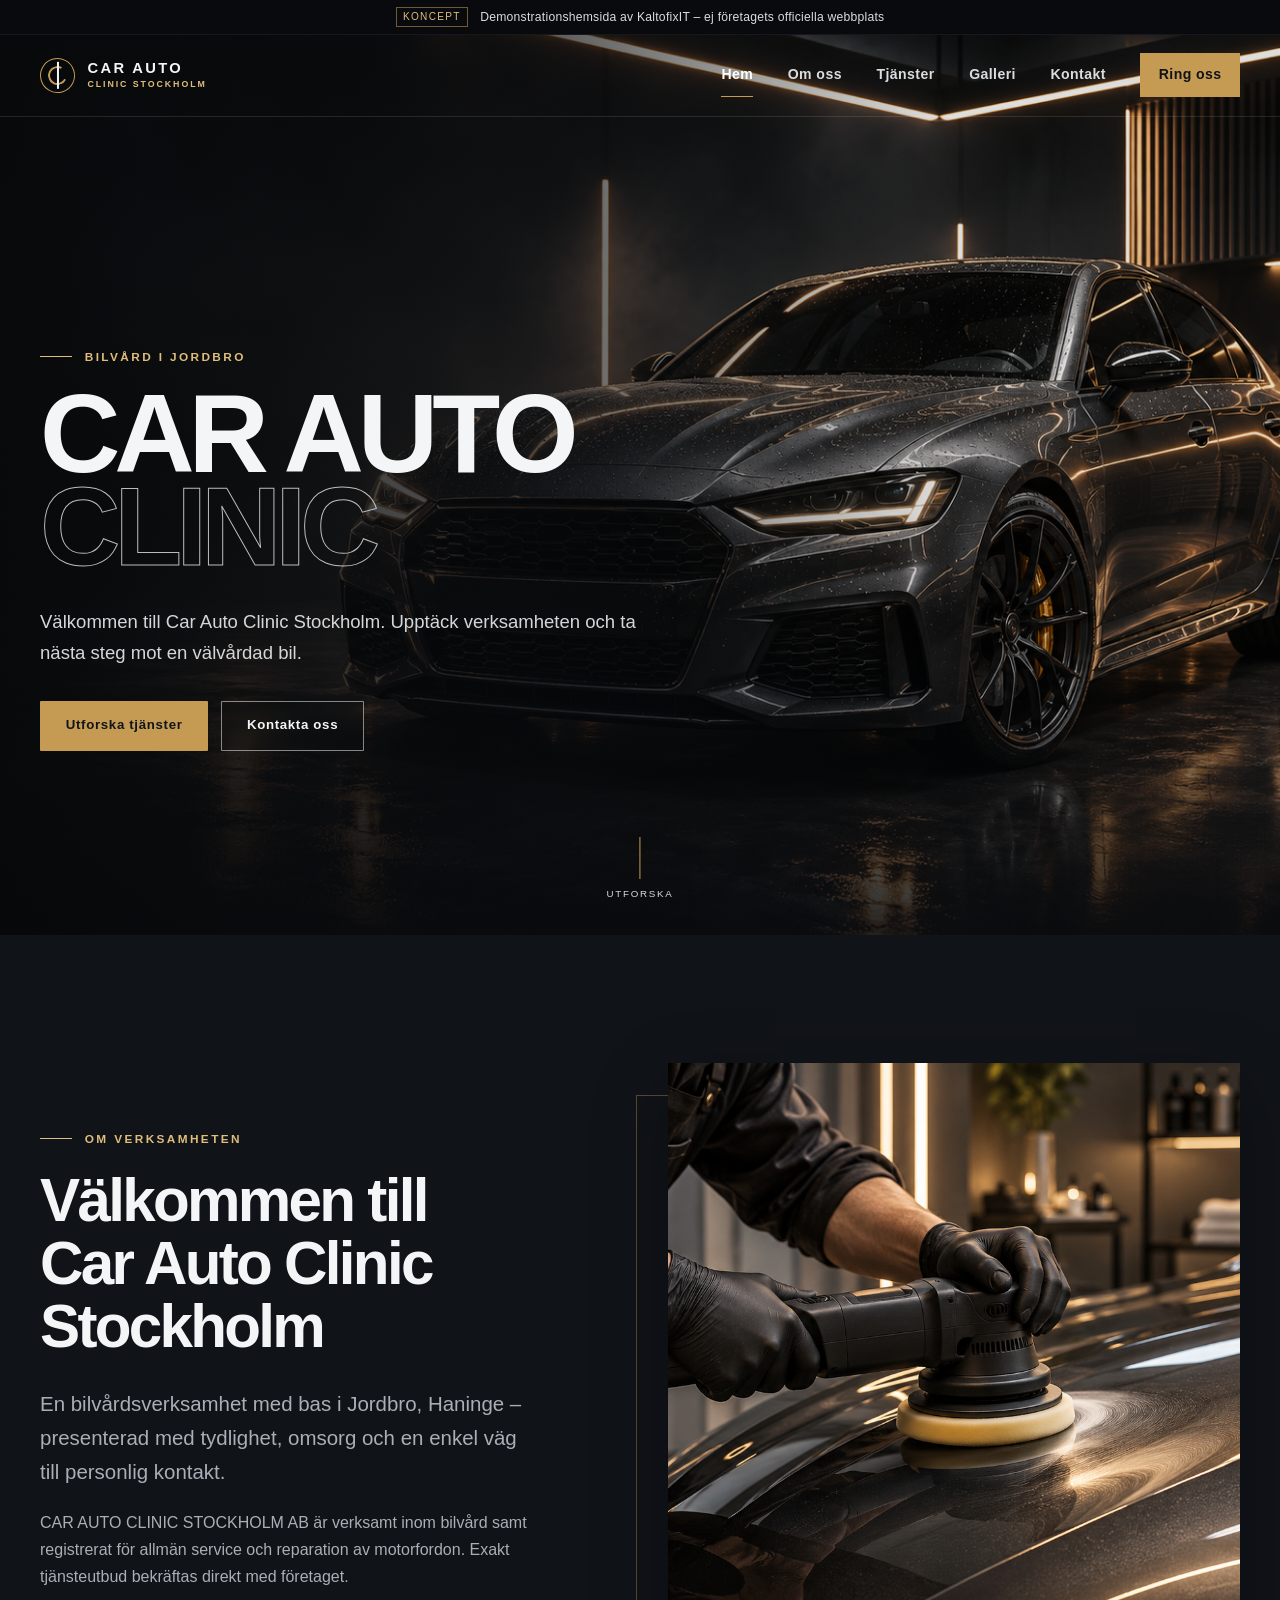
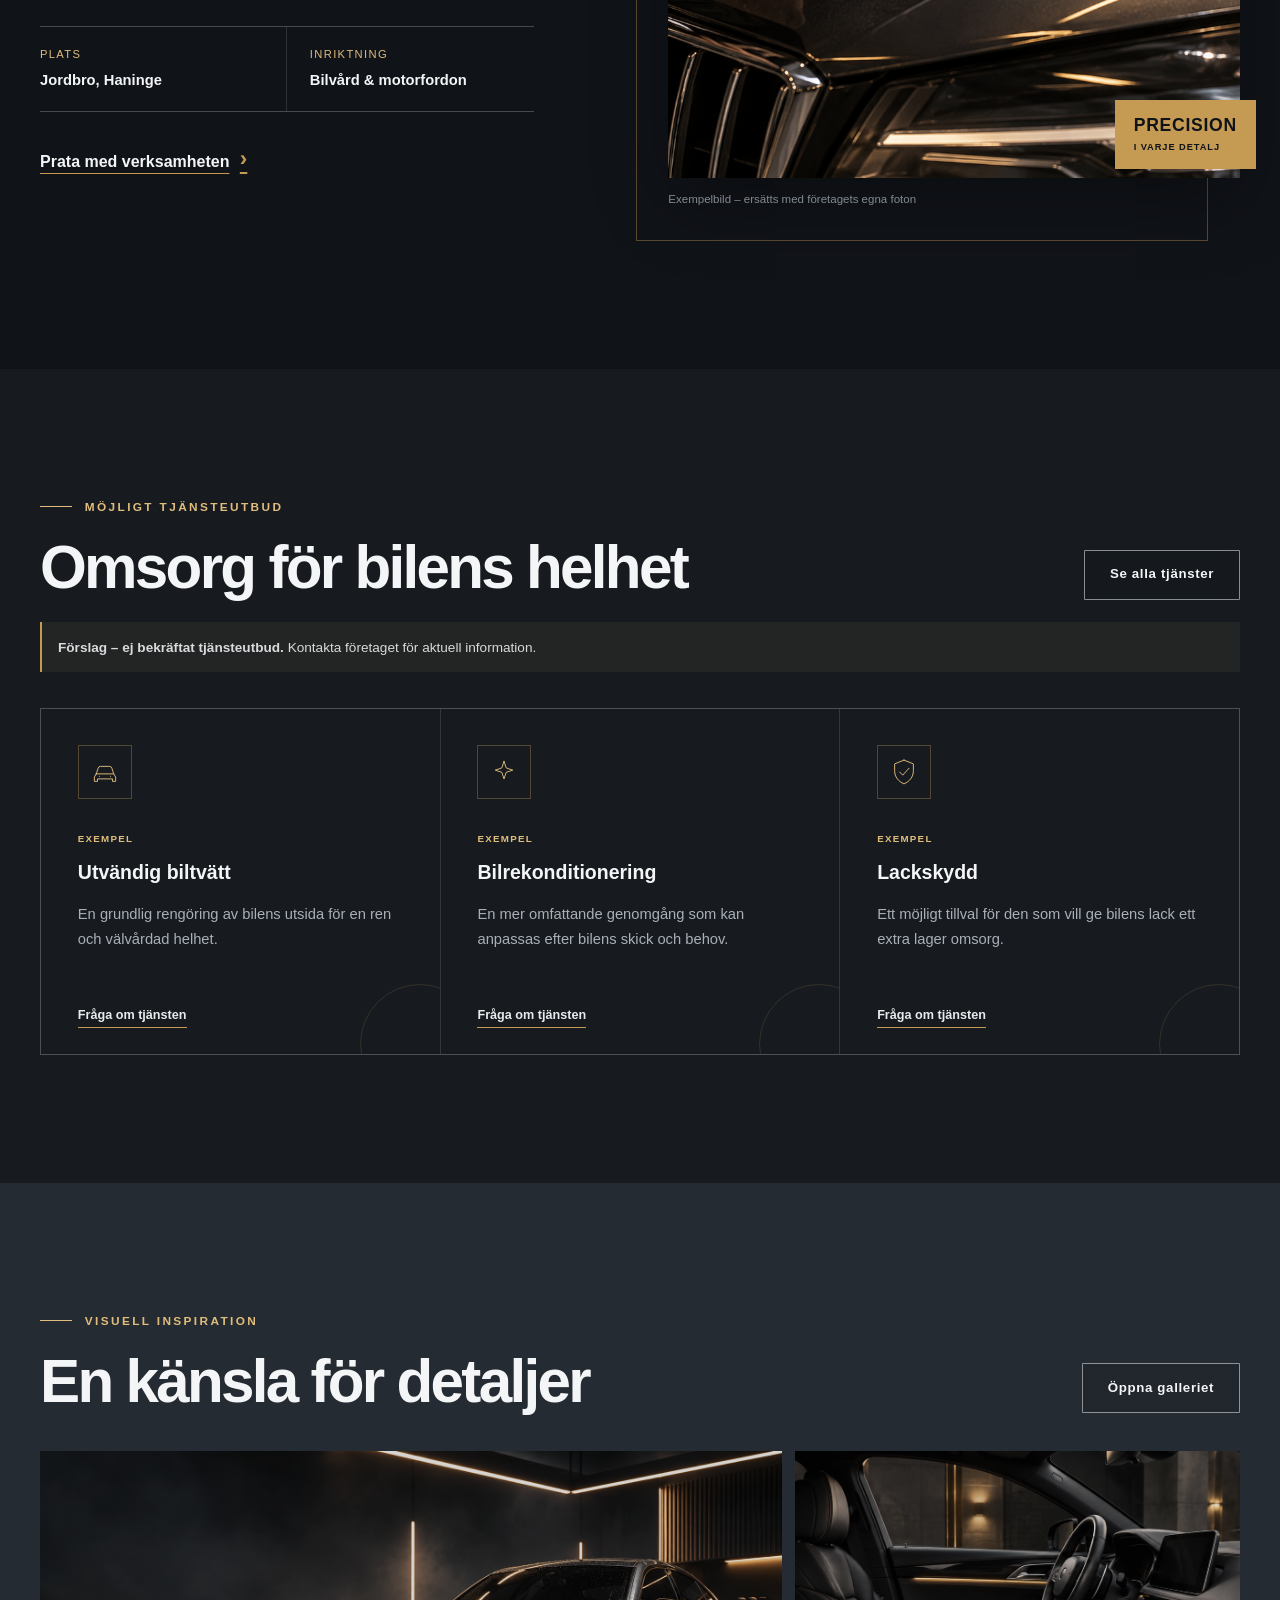
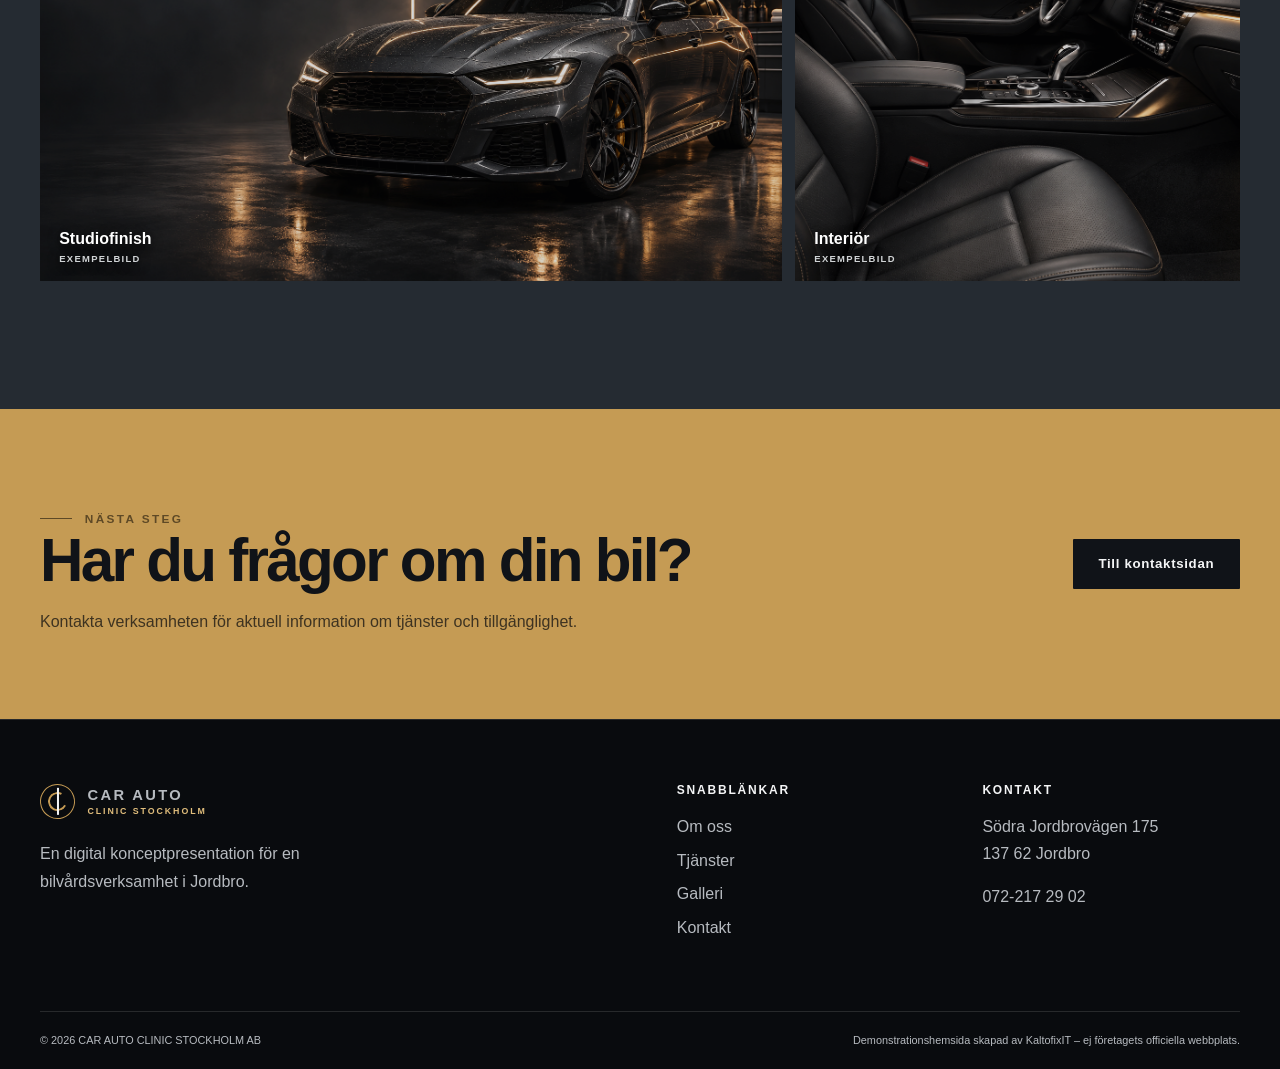
<file: index.html>
<!doctype html>
<html lang="sv">
<head>
  <meta charset="utf-8"><meta name="viewport" content="width=device-width, initial-scale=1">
  <title>Car Auto Clinic Stockholm | Bilvård i Jordbro</title>
  <meta name="description" content="Car Auto Clinic Stockholm AB – bilvårdsverksamhet i Jordbro, Haninge. Läs mer om verksamheten och kontakta företaget.">
  <meta name="robots" content="noindex, nofollow"><meta name="theme-color" content="#101318">
  <meta property="og:type" content="website"><meta property="og:locale" content="sv_SE"><meta property="og:title" content="Car Auto Clinic Stockholm | Bilvård i Jordbro"><meta property="og:description" content="En demonstrationshemsida för Car Auto Clinic Stockholm AB i Jordbro."><meta property="og:image" content="assets/images/hero-studio.png">
  <link rel="icon" href="assets/images/favicon.svg" type="image/svg+xml"><link rel="preload" href="assets/images/hero-studio.png" as="image" fetchpriority="high"><link rel="stylesheet" href="assets/css/style.css"><script src="assets/js/main.js" defer></script>
</head>
<body>
  <a class="skip-link" href="#main">Hoppa till innehållet</a>
  <div class="demo-bar" role="note"><div class="container demo-bar__inner"><span class="demo-bar__label">Koncept</span><span>Demonstrationshemsida av KaltofixIT – ej företagets officiella webbplats</span></div></div>
  <header class="site-header">
    <div class="container nav-wrap">
      <a class="brand" href="index.html" aria-label="Car Auto Clinic, startsida"><span class="brand__mark" aria-hidden="true"><span></span></span><span class="brand__text"><strong>CAR AUTO</strong><small>CLINIC STOCKHOLM</small></span></a>
      <button class="nav-toggle" type="button" aria-expanded="false" aria-controls="site-nav" aria-label="Öppna meny"><span></span><span></span><span></span></button>
      <nav class="site-nav" id="site-nav" aria-label="Huvudnavigation"><a href="index.html" aria-current="page">Hem</a><a href="index.html#om">Om oss</a><a href="tjanster.html">Tjänster</a><a href="galleri.html">Galleri</a><a href="kontakt.html">Kontakt</a><a class="nav-cta" href="tel:+46722172902">Ring oss</a></nav>
    </div>
  </header>
  <main id="main">
    <section class="hero" aria-labelledby="hero-title">
      <div class="hero__media" role="img" aria-label="Modern mörk bil i en exklusiv bilvårdsstudio"></div><div class="hero__scrim"></div>
      <div class="container hero__content"><p class="eyebrow reveal">Bilvård i Jordbro</p><h1 id="hero-title" class="reveal">CAR AUTO<br><span>CLINIC</span></h1><p class="hero__lead reveal">Välkommen till Car Auto Clinic Stockholm. Upptäck verksamheten och ta nästa steg mot en välvårdad bil.</p><div class="hero__actions reveal"><a class="button button--primary" href="tjanster.html">Utforska tjänster</a><a class="button button--ghost" href="kontakt.html">Kontakta oss</a></div></div>
      <a class="scroll-cue" href="#om" aria-label="Fortsätt till nästa sektion"><span></span>Utforska</a>
    </section>
    <section class="intro section" id="om" aria-labelledby="about-title">
      <div class="container split">
        <div class="split__content reveal"><p class="eyebrow">Om verksamheten</p><h2 id="about-title">Välkommen till<br>Car Auto Clinic Stockholm</h2><p class="lead">En bilvårdsverksamhet med bas i Jordbro, Haninge – presenterad med tydlighet, omsorg och en enkel väg till personlig kontakt.</p><p>CAR AUTO CLINIC STOCKHOLM AB är verksamt inom bilvård samt registrerat för allmän service och reparation av motorfordon. Exakt tjänsteutbud bekräftas direkt med företaget.</p><div class="facts"><div><span>Plats</span><strong>Jordbro, Haninge</strong></div><div><span>Inriktning</span><strong>Bilvård &amp; motorfordon</strong></div></div><a class="text-link" href="kontakt.html">Prata med verksamheten <span aria-hidden="true">›</span></a></div>
        <figure class="split__visual reveal"><img src="assets/images/polishing.png" alt="Demonstrationsbild av polering på en mörk bil" loading="lazy"><figcaption>Exempelbild – ersätts med företagets egna foton</figcaption><span class="visual-tag" aria-hidden="true">Precision<br><small>i varje detalj</small></span></figure>
      </div>
    </section>
    <section class="home-services section" aria-labelledby="service-preview-title">
      <div class="container"><div class="preview-heading reveal"><div><p class="eyebrow">Möjligt tjänsteutbud</p><h2 id="service-preview-title">Omsorg för bilens helhet</h2></div><a class="button button--ghost" href="tjanster.html">Se alla tjänster</a></div>
        <div class="proposal-note reveal" role="note"><span><strong>Förslag – ej bekräftat tjänsteutbud.</strong> Kontakta företaget för aktuell information.</span></div>
        <div class="service-grid">
          <article class="service-card reveal"><span class="service-card__icon" aria-hidden="true"><svg viewBox="0 0 48 48"><path d="M10 27h28l-3-9a4 4 0 0 0-4-3H17a4 4 0 0 0-4 3l-3 9Zm0 0-3 5v7h5v-4h24v4h5v-7l-3-5M15 31h.01M33 31h.01"/></svg></span><p class="service-card__type">Exempel</p><h3>Utvändig biltvätt</h3><p>En grundlig rengöring av bilens utsida för en ren och välvårdad helhet.</p><a href="kontakt.html">Fråga om tjänsten</a></article>
          <article class="service-card reveal"><span class="service-card__icon" aria-hidden="true"><svg viewBox="0 0 48 48"><path d="m24 7 3.5 10.5L38 21l-10.5 3.5L24 35l-3.5-10.5L10 21l10.5-3.5L24 7Z"/></svg></span><p class="service-card__type">Exempel</p><h3>Bilrekonditionering</h3><p>En mer omfattande genomgång som kan anpassas efter bilens skick och behov.</p><a href="kontakt.html">Fråga om tjänsten</a></article>
          <article class="service-card reveal"><span class="service-card__icon" aria-hidden="true"><svg viewBox="0 0 48 48"><path d="M24 5 39 11v11c0 10-6 17-15 21-9-4-15-11-15-21V11l15-6Z"/><path d="m17 24 5 5 10-11"/></svg></span><p class="service-card__type">Exempel</p><h3>Lackskydd</h3><p>Ett möjligt tillval för den som vill ge bilens lack ett extra lager omsorg.</p><a href="kontakt.html">Fråga om tjänsten</a></article>
        </div>
      </div>
    </section>
    <section class="home-gallery section" aria-labelledby="gallery-preview-title">
      <div class="container"><div class="preview-heading reveal"><div><p class="eyebrow">Visuell inspiration</p><h2 id="gallery-preview-title">En känsla för detaljer</h2></div><a class="button button--ghost" href="galleri.html">Öppna galleriet</a></div>
        <div class="gallery-preview"><a class="gallery-item reveal" href="galleri.html"><img src="assets/images/hero-studio.png" alt="Exempelbild av bil i bilvårdsstudio" loading="lazy"><span>Studiofinish <small>Exempelbild</small></span></a><a class="gallery-item reveal" href="galleri.html"><img src="assets/images/interior.png" alt="Exempelbild av rengjord bilinteriör" loading="lazy"><span>Interiör <small>Exempelbild</small></span></a></div>
      </div>
    </section>
    <section class="cta-band"><div class="container cta-band__inner"><div class="reveal"><p class="eyebrow">Nästa steg</p><h2>Har du frågor om din bil?</h2><p>Kontakta verksamheten för aktuell information om tjänster och tillgänglighet.</p></div><a class="button reveal" href="kontakt.html">Till kontaktsidan</a></div></section>
  </main>
  <footer class="site-footer"><div class="container footer__main"><div><a class="brand" href="index.html"><span class="brand__mark" aria-hidden="true"><span></span></span><span class="brand__text"><strong>CAR AUTO</strong><small>CLINIC STOCKHOLM</small></span></a><p>En digital konceptpresentation för en bilvårdsverksamhet i Jordbro.</p></div><div><h2>Snabblänkar</h2><a href="index.html#om">Om oss</a><a href="tjanster.html">Tjänster</a><a href="galleri.html">Galleri</a><a href="kontakt.html">Kontakt</a></div><div><h2>Kontakt</h2><p>Södra Jordbrovägen 175<br>137 62 Jordbro</p><a href="tel:+46722172902">072-217 29 02</a></div></div><div class="container footer__bottom"><p>© <span id="year">2026</span> CAR AUTO CLINIC STOCKHOLM AB</p><p>Demonstrationshemsida skapad av KaltofixIT – ej företagets officiella webbplats.</p></div></footer>
</body>
</html>
</file>
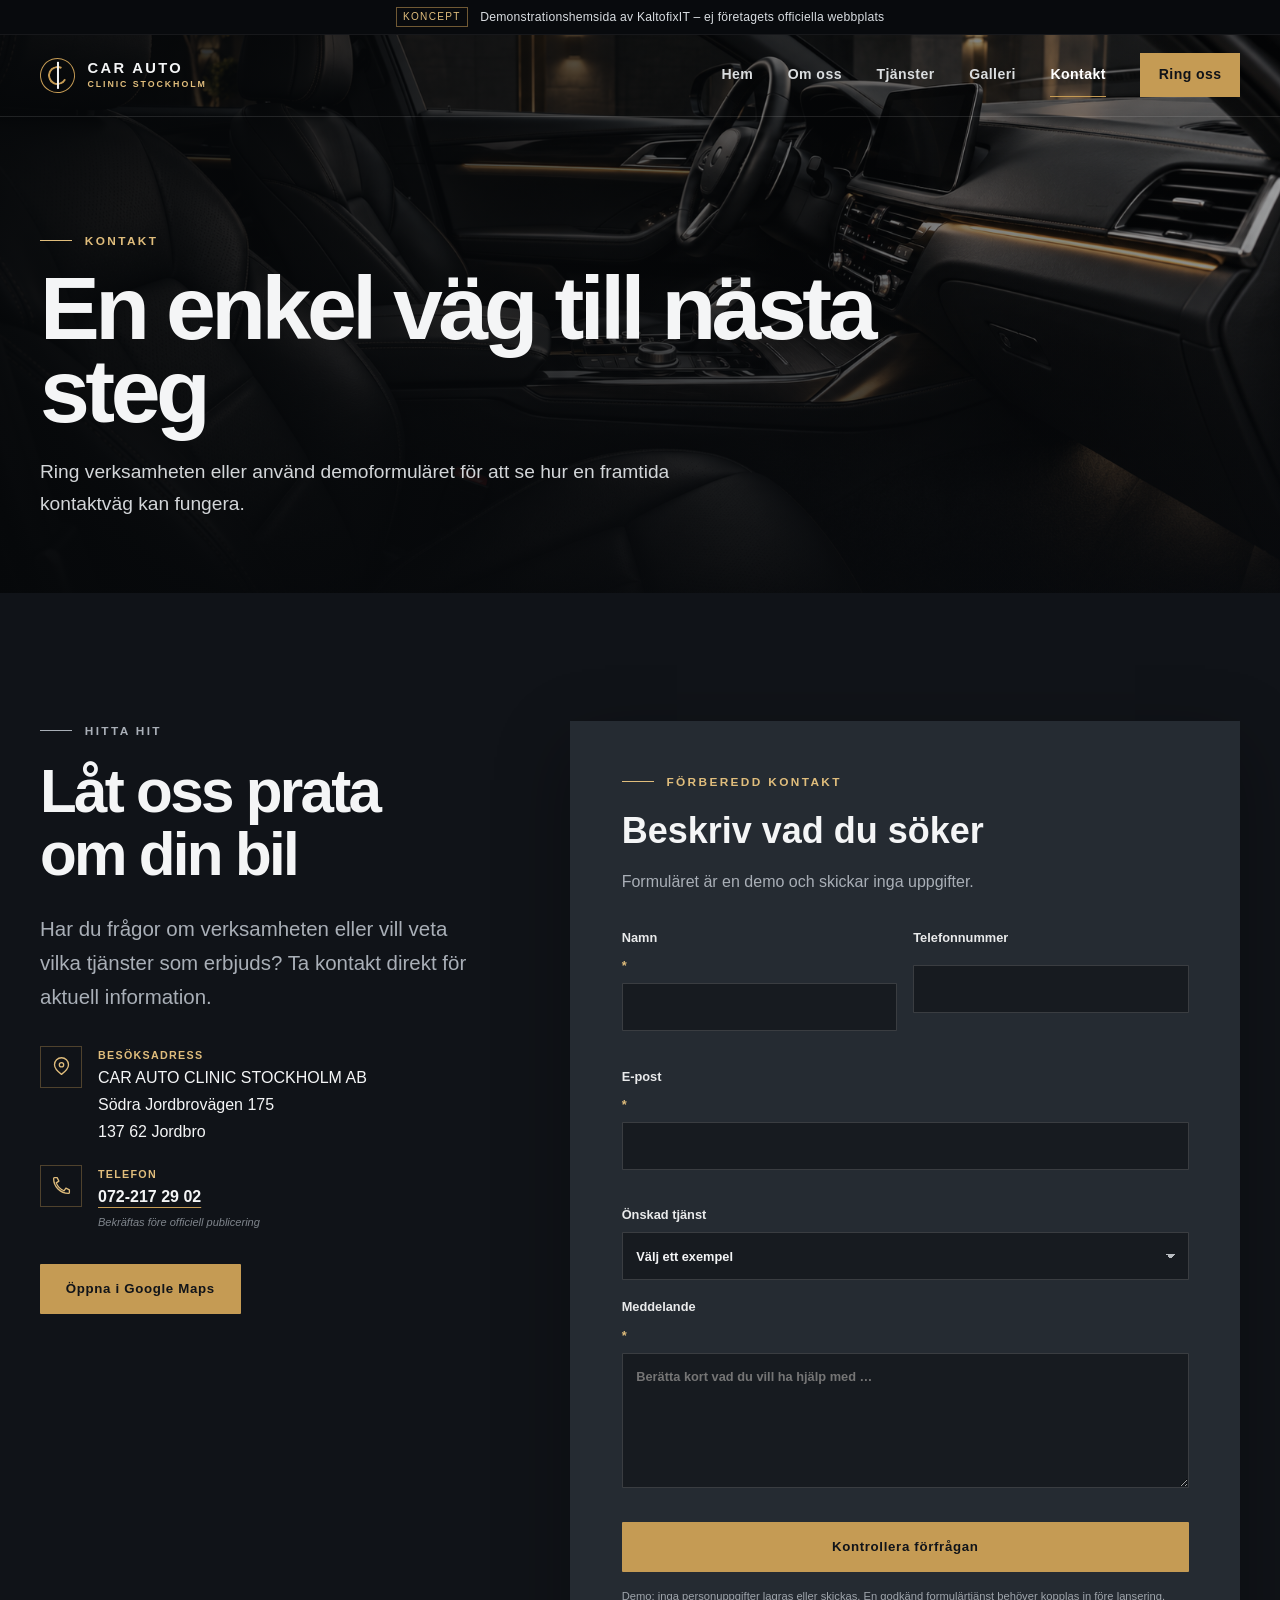
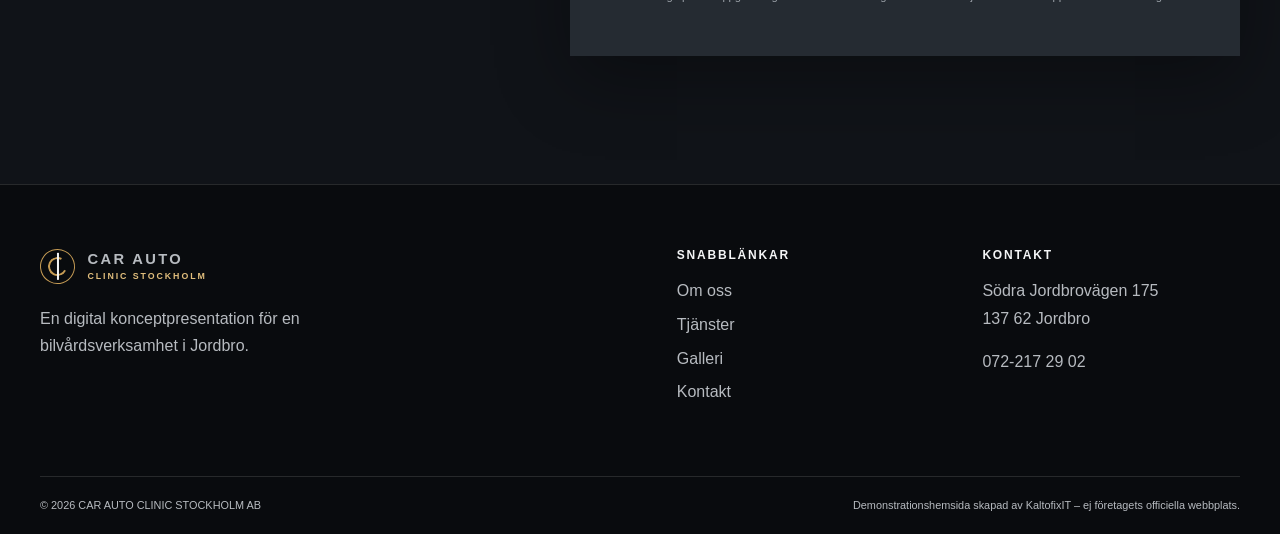
<file: kontakt.html>
<!doctype html>
<html lang="sv">
<head>
  <meta charset="utf-8"><meta name="viewport" content="width=device-width, initial-scale=1"><title>Kontakt | Car Auto Clinic Stockholm</title>
  <meta name="description" content="Kontakta Car Auto Clinic Stockholm AB på Södra Jordbrovägen 175 i Jordbro."><meta name="robots" content="noindex, nofollow"><meta name="theme-color" content="#101318">
  <meta property="og:type" content="website"><meta property="og:locale" content="sv_SE"><meta property="og:title" content="Kontakt | Car Auto Clinic Stockholm"><meta property="og:image" content="assets/images/interior.png">
  <link rel="icon" href="assets/images/favicon.svg" type="image/svg+xml"><link rel="stylesheet" href="assets/css/style.css"><script src="assets/js/main.js" defer></script>
</head>
<body class="contact-page">
  <a class="skip-link" href="#main">Hoppa till innehållet</a><div class="demo-bar" role="note"><div class="container demo-bar__inner"><span class="demo-bar__label">Koncept</span><span>Demonstrationshemsida av KaltofixIT – ej företagets officiella webbplats</span></div></div>
  <header class="site-header"><div class="container nav-wrap"><a class="brand" href="index.html" aria-label="Car Auto Clinic, startsida"><span class="brand__mark" aria-hidden="true"><span></span></span><span class="brand__text"><strong>CAR AUTO</strong><small>CLINIC STOCKHOLM</small></span></a><button class="nav-toggle" type="button" aria-expanded="false" aria-controls="site-nav" aria-label="Öppna meny"><span></span><span></span><span></span></button><nav class="site-nav" id="site-nav" aria-label="Huvudnavigation"><a href="index.html">Hem</a><a href="index.html#om">Om oss</a><a href="tjanster.html">Tjänster</a><a href="galleri.html">Galleri</a><a href="kontakt.html" aria-current="page">Kontakt</a><a class="nav-cta" href="tel:+46722172902">Ring oss</a></nav></div></header>
  <main id="main">
    <section class="page-hero page-hero--contact"><div class="page-hero__media"></div><div class="page-hero__scrim"></div><div class="container page-hero__content"><p class="eyebrow reveal">Kontakt</p><h1 class="reveal">En enkel väg till nästa steg</h1><p class="reveal">Ring verksamheten eller använd demoformuläret för att se hur en framtida kontaktväg kan fungera.</p></div></section>
    <section class="contact section" aria-labelledby="contact-title"><div class="container contact__grid">
      <div class="contact__info reveal"><p class="eyebrow">Hitta hit</p><h2 id="contact-title">Låt oss prata om din bil</h2><p class="lead">Har du frågor om verksamheten eller vill veta vilka tjänster som erbjuds? Ta kontakt direkt för aktuell information.</p>
        <address><div><span class="contact-icon" aria-hidden="true"><svg viewBox="0 0 24 24"><path d="M20 10c0 5-8 11-8 11S4 15 4 10a8 8 0 1 1 16 0Z"/><circle cx="12" cy="10" r="2.5"/></svg></span><span><small>Besöksadress</small>CAR AUTO CLINIC STOCKHOLM AB<br>Södra Jordbrovägen 175<br>137 62 Jordbro</span></div><div><span class="contact-icon" aria-hidden="true"><svg viewBox="0 0 24 24"><path d="M7 3H4a1 1 0 0 0-1 1c0 9.4 7.6 17 17 17a1 1 0 0 0 1-1v-3l-4-2-2 3c-4-1.5-7.5-5-9-9l3-2-2-4Z"/></svg></span><span><small>Telefon</small><a href="tel:+46722172902">072-217 29 02</a><em>Bekräftas före officiell publicering</em></span></div></address>
        <a class="button button--primary" href="https://www.google.com/maps/search/?api=1&amp;query=S%C3%B6dra+Jordbrov%C3%A4gen+175%2C+137+62+Jordbro" target="_blank" rel="noopener noreferrer">Öppna i Google Maps</a>
      </div>
      <div class="contact-card reveal"><div class="contact-card__head"><p class="eyebrow">Förberedd kontakt</p><h3>Beskriv vad du söker</h3><p>Formuläret är en demo och skickar inga uppgifter.</p></div>
        <form id="contact-form" novalidate>
          <div class="field-row"><label>Namn <span aria-hidden="true">*</span><input type="text" name="name" autocomplete="name" required minlength="2"><small class="error" aria-live="polite"></small></label><label>Telefonnummer <input type="tel" name="phone" autocomplete="tel" inputmode="tel" pattern="[0-9+()\s-]{6,}"><small class="error" aria-live="polite"></small></label></div>
          <label>E-post <span aria-hidden="true">*</span><input type="email" name="email" autocomplete="email" required><small class="error" aria-live="polite"></small></label>
          <label>Önskad tjänst<select name="service"><option value="">Välj ett exempel</option><option>Utvändig biltvätt</option><option>Invändig rengöring</option><option>Bilrekonditionering</option><option>Polering och lackvård</option><option>Lackskydd</option><option>Service och reparation</option><option>Annat / osäker</option></select></label>
          <label>Meddelande <span aria-hidden="true">*</span><textarea name="message" rows="5" required minlength="10" placeholder="Berätta kort vad du vill ha hjälp med …"></textarea><small class="error" aria-live="polite"></small></label>
          <button class="button button--primary button--full" type="submit">Kontrollera förfrågan</button>
          <p class="form-note">Demo: inga personuppgifter lagras eller skickas. En godkänd formulärtjänst behöver kopplas in före lansering.</p><div class="form-status" id="form-status" role="status" tabindex="-1"></div>
        </form>
      </div>
    </div></section>
  </main>
  <footer class="site-footer"><div class="container footer__main"><div><a class="brand" href="index.html"><span class="brand__mark" aria-hidden="true"><span></span></span><span class="brand__text"><strong>CAR AUTO</strong><small>CLINIC STOCKHOLM</small></span></a><p>En digital konceptpresentation för en bilvårdsverksamhet i Jordbro.</p></div><div><h2>Snabblänkar</h2><a href="index.html#om">Om oss</a><a href="tjanster.html">Tjänster</a><a href="galleri.html">Galleri</a><a href="kontakt.html">Kontakt</a></div><div><h2>Kontakt</h2><p>Södra Jordbrovägen 175<br>137 62 Jordbro</p><a href="tel:+46722172902">072-217 29 02</a></div></div><div class="container footer__bottom"><p>© <span id="year">2026</span> CAR AUTO CLINIC STOCKHOLM AB</p><p>Demonstrationshemsida skapad av KaltofixIT – ej företagets officiella webbplats.</p></div></footer>
</body>
</html>
</file>
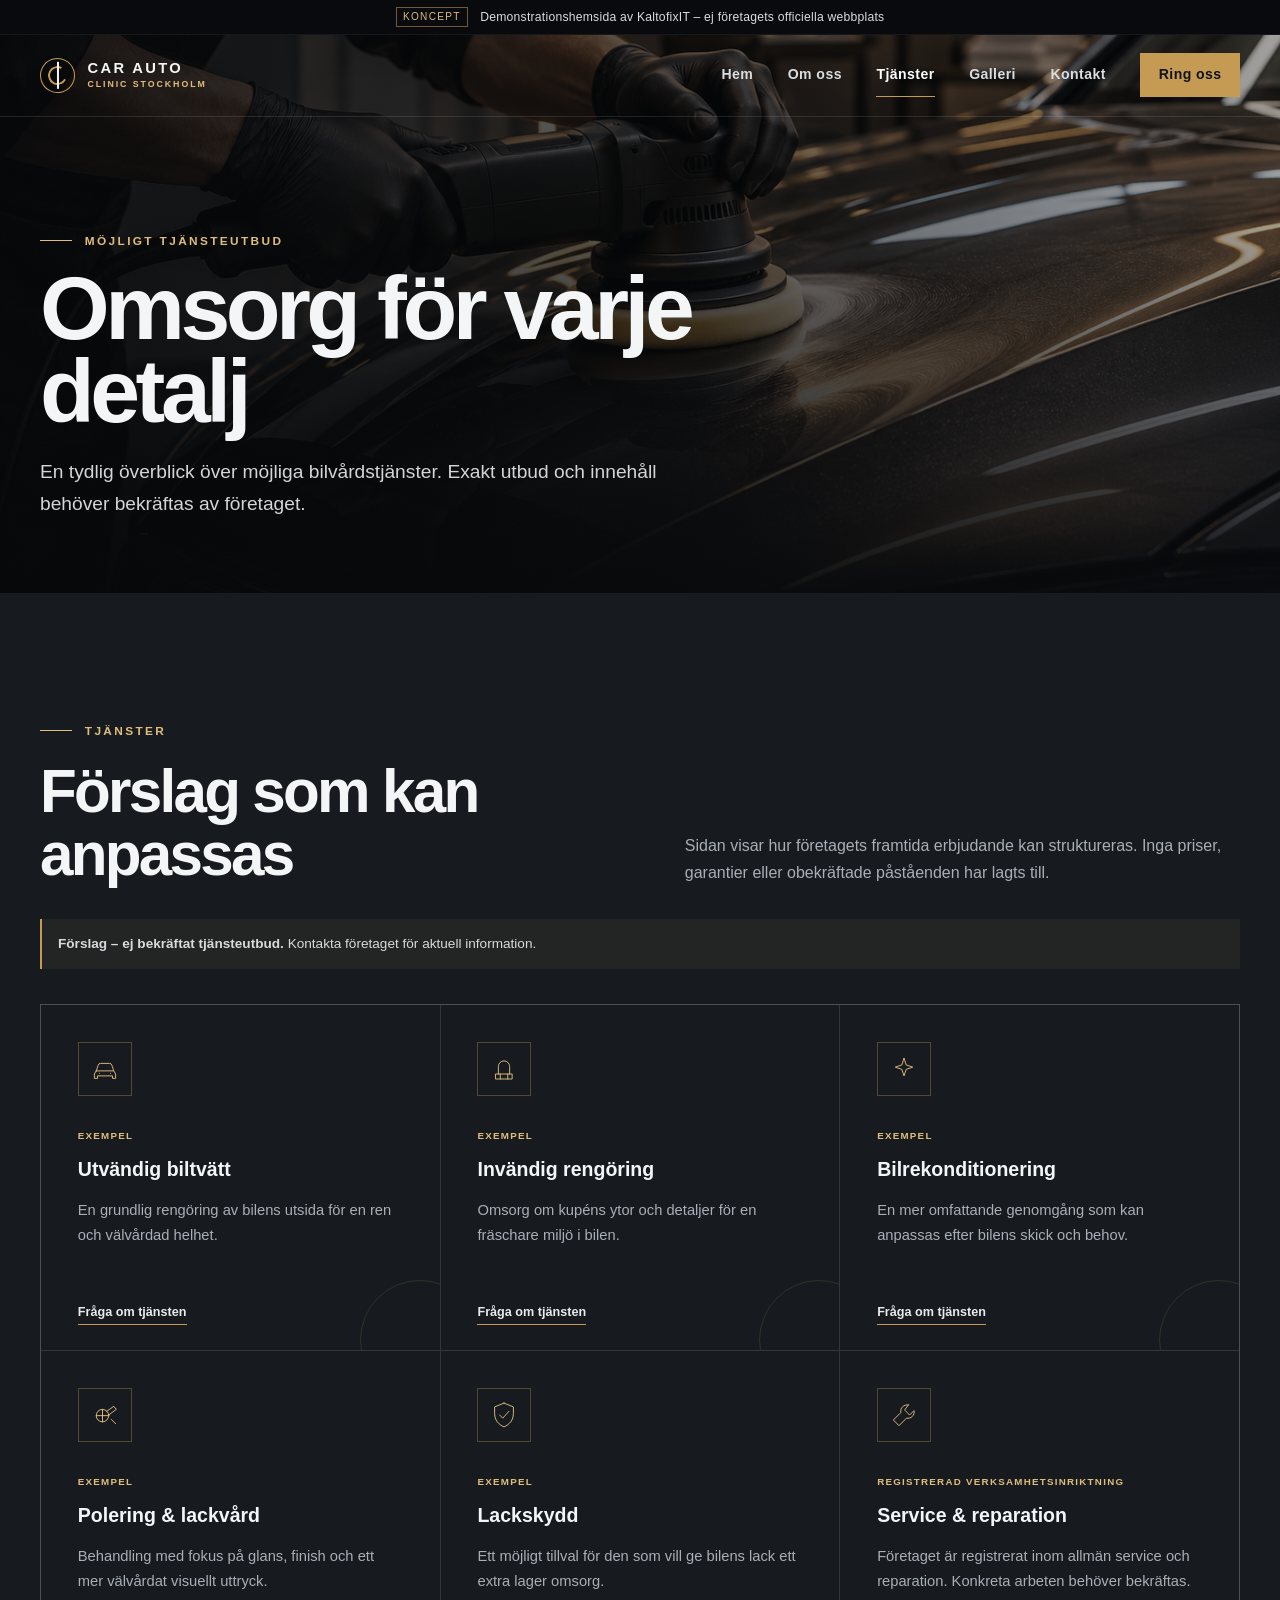
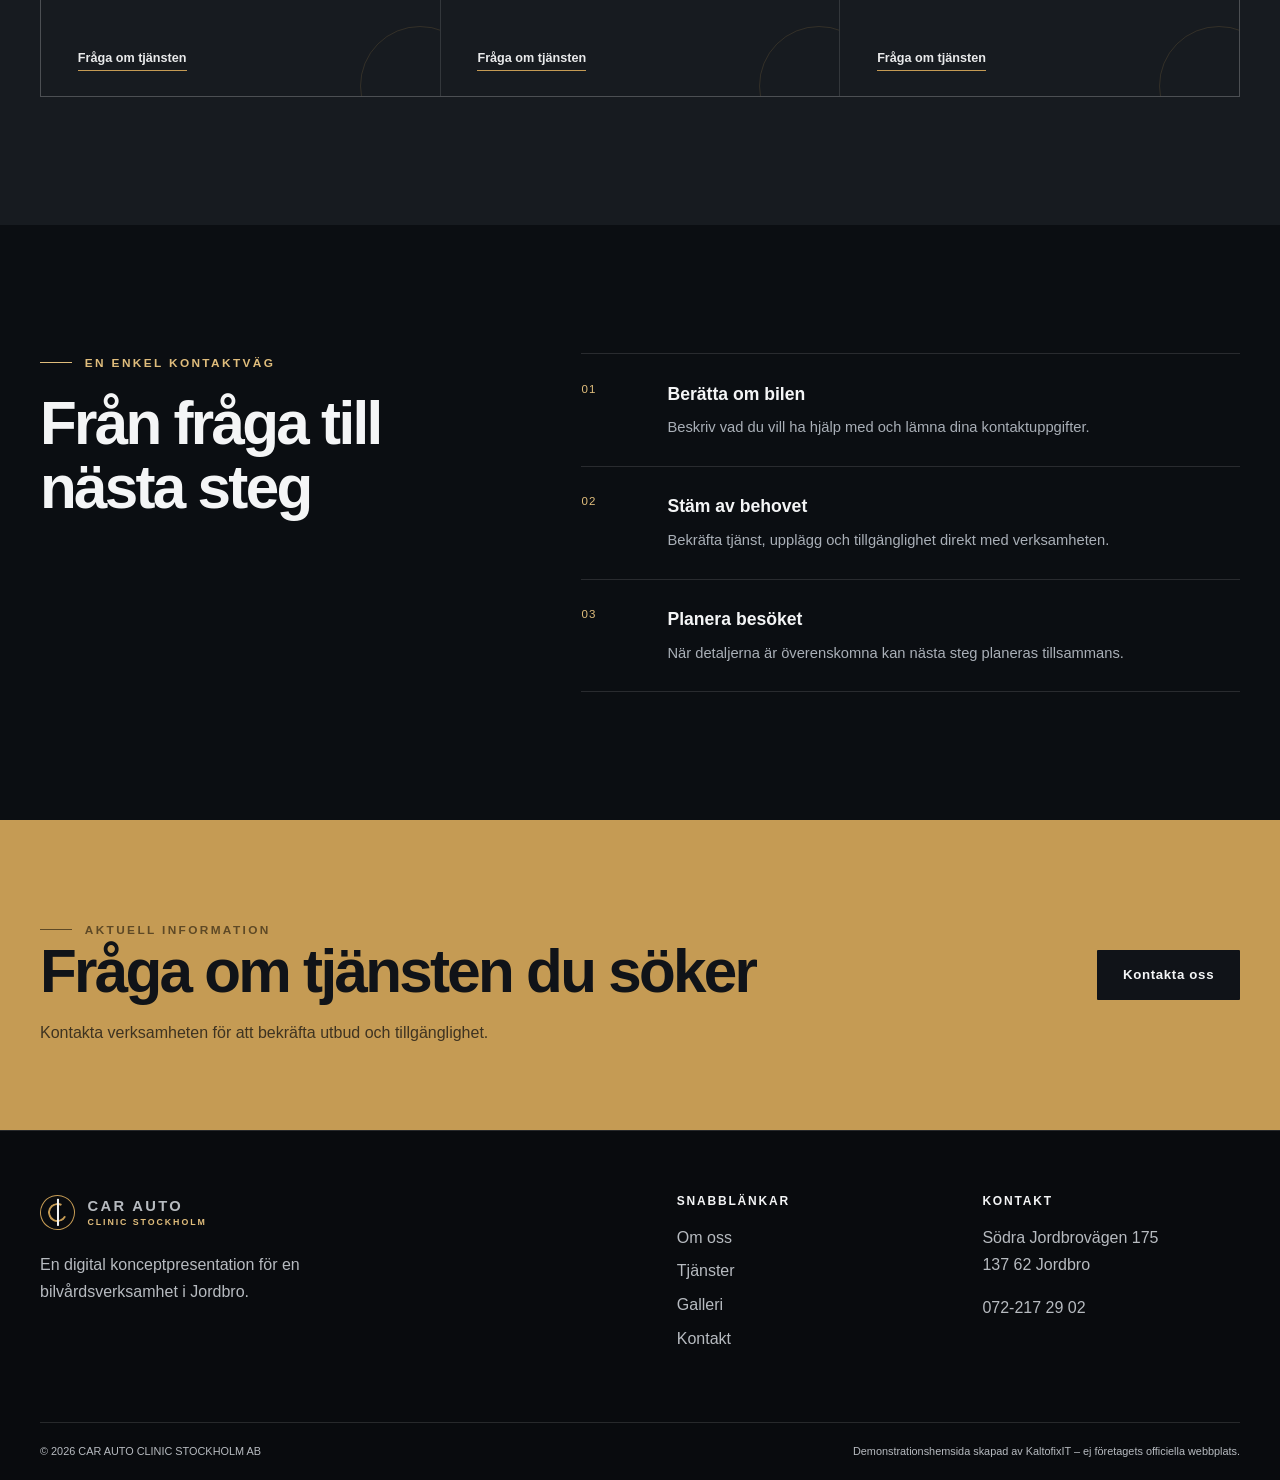
<file: tjanster.html>
<!doctype html>
<html lang="sv">
<head>
  <meta charset="utf-8"><meta name="viewport" content="width=device-width, initial-scale=1"><title>Tjänster | Car Auto Clinic Stockholm</title>
  <meta name="description" content="Se exempel på hur Car Auto Clinic Stockholms framtida tjänsteutbud kan presenteras. Kontakta företaget för aktuellt utbud."><meta name="robots" content="noindex, nofollow"><meta name="theme-color" content="#101318">
  <meta property="og:type" content="website"><meta property="og:locale" content="sv_SE"><meta property="og:title" content="Tjänster | Car Auto Clinic Stockholm"><meta property="og:image" content="assets/images/polishing.png">
  <link rel="icon" href="assets/images/favicon.svg" type="image/svg+xml"><link rel="stylesheet" href="assets/css/style.css"><script src="assets/js/main.js" defer></script>
</head>
<body>
  <a class="skip-link" href="#main">Hoppa till innehållet</a><div class="demo-bar" role="note"><div class="container demo-bar__inner"><span class="demo-bar__label">Koncept</span><span>Demonstrationshemsida av KaltofixIT – ej företagets officiella webbplats</span></div></div>
  <header class="site-header"><div class="container nav-wrap"><a class="brand" href="index.html" aria-label="Car Auto Clinic, startsida"><span class="brand__mark" aria-hidden="true"><span></span></span><span class="brand__text"><strong>CAR AUTO</strong><small>CLINIC STOCKHOLM</small></span></a><button class="nav-toggle" type="button" aria-expanded="false" aria-controls="site-nav" aria-label="Öppna meny"><span></span><span></span><span></span></button><nav class="site-nav" id="site-nav" aria-label="Huvudnavigation"><a href="index.html">Hem</a><a href="index.html#om">Om oss</a><a href="tjanster.html" aria-current="page">Tjänster</a><a href="galleri.html">Galleri</a><a href="kontakt.html">Kontakt</a><a class="nav-cta" href="tel:+46722172902">Ring oss</a></nav></div></header>
  <main id="main">
    <section class="page-hero page-hero--services"><div class="page-hero__media"></div><div class="page-hero__scrim"></div><div class="container page-hero__content"><p class="eyebrow reveal">Möjligt tjänsteutbud</p><h1 class="reveal">Omsorg för varje detalj</h1><p class="reveal">En tydlig överblick över möjliga bilvårdstjänster. Exakt utbud och innehåll behöver bekräftas av företaget.</p></div></section>
    <section class="services section" aria-labelledby="services-title"><div class="container">
      <div class="content-intro reveal"><div><p class="eyebrow">Tjänster</p><h2 id="services-title">Förslag som kan anpassas</h2></div><p>Sidan visar hur företagets framtida erbjudande kan struktureras. Inga priser, garantier eller obekräftade påståenden har lagts till.</p></div>
      <div class="proposal-note reveal" role="note"><span><strong>Förslag – ej bekräftat tjänsteutbud.</strong> Kontakta företaget för aktuell information.</span></div>
      <div class="service-grid">
        <article class="service-card reveal"><span class="service-card__icon" aria-hidden="true"><svg viewBox="0 0 48 48"><path d="M10 27h28l-3-9a4 4 0 0 0-4-3H17a4 4 0 0 0-4 3l-3 9Zm0 0-3 5v7h5v-4h24v4h5v-7l-3-5M15 31h.01M33 31h.01"/></svg></span><p class="service-card__type">Exempel</p><h3>Utvändig biltvätt</h3><p>En grundlig rengöring av bilens utsida för en ren och välvårdad helhet.</p><a href="kontakt.html">Fråga om tjänsten</a></article>
        <article class="service-card reveal"><span class="service-card__icon" aria-hidden="true"><svg viewBox="0 0 48 48"><path d="M15 32V20a9 9 0 0 1 18 0v12M11 32h26v8H11zM18 32v8M30 32v8"/></svg></span><p class="service-card__type">Exempel</p><h3>Invändig rengöring</h3><p>Omsorg om kupéns ytor och detaljer för en fräschare miljö i bilen.</p><a href="kontakt.html">Fråga om tjänsten</a></article>
        <article class="service-card reveal"><span class="service-card__icon" aria-hidden="true"><svg viewBox="0 0 48 48"><path d="m24 7 3.5 10.5L38 21l-10.5 3.5L24 35l-3.5-10.5L10 21l10.5-3.5L24 7Z"/></svg></span><p class="service-card__type">Exempel</p><h3>Bilrekonditionering</h3><p>En mer omfattande genomgång som kan anpassas efter bilens skick och behov.</p><a href="kontakt.html">Fråga om tjänsten</a></article>
        <article class="service-card reveal"><span class="service-card__icon" aria-hidden="true"><svg viewBox="0 0 48 48"><circle cx="20" cy="25" r="10"/><path d="M20 15v20M10 25h20M27 18l11-8 4 5-12 9M34 31l7 7"/></svg></span><p class="service-card__type">Exempel</p><h3>Polering &amp; lackvård</h3><p>Behandling med fokus på glans, finish och ett mer välvårdat visuellt uttryck.</p><a href="kontakt.html">Fråga om tjänsten</a></article>
        <article class="service-card reveal"><span class="service-card__icon" aria-hidden="true"><svg viewBox="0 0 48 48"><path d="M24 5 39 11v11c0 10-6 17-15 21-9-4-15-11-15-21V11l15-6Z"/><path d="m17 24 5 5 10-11"/></svg></span><p class="service-card__type">Exempel</p><h3>Lackskydd</h3><p>Ett möjligt tillval för den som vill ge bilens lack ett extra lager omsorg.</p><a href="kontakt.html">Fråga om tjänsten</a></article>
        <article class="service-card reveal"><span class="service-card__icon" aria-hidden="true"><svg viewBox="0 0 48 48"><path d="M31 8a10 10 0 0 0-12 12L7 32l9 9 12-12A10 10 0 0 0 40 17l-7 7-8-8 6-8Z"/></svg></span><p class="service-card__type">Registrerad verksamhetsinriktning</p><h3>Service &amp; reparation</h3><p>Företaget är registrerat inom allmän service och reparation. Konkreta arbeten behöver bekräftas.</p><a href="kontakt.html">Fråga om tjänsten</a></article>
      </div>
    </div></section>
    <section class="process section" aria-labelledby="process-title"><div class="container process__grid"><div class="reveal"><p class="eyebrow">En enkel kontaktväg</p><h2 id="process-title">Från fråga till nästa steg</h2></div><ol class="process-list"><li class="reveal"><span>01</span><div><h3>Berätta om bilen</h3><p>Beskriv vad du vill ha hjälp med och lämna dina kontaktuppgifter.</p></div></li><li class="reveal"><span>02</span><div><h3>Stäm av behovet</h3><p>Bekräfta tjänst, upplägg och tillgänglighet direkt med verksamheten.</p></div></li><li class="reveal"><span>03</span><div><h3>Planera besöket</h3><p>När detaljerna är överenskomna kan nästa steg planeras tillsammans.</p></div></li></ol></div></section>
    <section class="cta-band"><div class="container cta-band__inner"><div class="reveal"><p class="eyebrow">Aktuell information</p><h2>Fråga om tjänsten du söker</h2><p>Kontakta verksamheten för att bekräfta utbud och tillgänglighet.</p></div><a class="button reveal" href="kontakt.html">Kontakta oss</a></div></section>
  </main>
  <footer class="site-footer"><div class="container footer__main"><div><a class="brand" href="index.html"><span class="brand__mark" aria-hidden="true"><span></span></span><span class="brand__text"><strong>CAR AUTO</strong><small>CLINIC STOCKHOLM</small></span></a><p>En digital konceptpresentation för en bilvårdsverksamhet i Jordbro.</p></div><div><h2>Snabblänkar</h2><a href="index.html#om">Om oss</a><a href="tjanster.html">Tjänster</a><a href="galleri.html">Galleri</a><a href="kontakt.html">Kontakt</a></div><div><h2>Kontakt</h2><p>Södra Jordbrovägen 175<br>137 62 Jordbro</p><a href="tel:+46722172902">072-217 29 02</a></div></div><div class="container footer__bottom"><p>© <span id="year">2026</span> CAR AUTO CLINIC STOCKHOLM AB</p><p>Demonstrationshemsida skapad av KaltofixIT – ej företagets officiella webbplats.</p></div></footer>
</body>
</html>
</file>
<file: assets/css/style.css>
:root {
  --ink: #101318;
  --surface: #171b20;
  --surface-2: #252b32;
  --gold: #c59b54;
  --gold-light: #e0bd7c;
  --paper: #f4f5f6;
  --muted: #a9afb7;
  --line: rgba(255,255,255,.12);
  --shadow: 0 24px 70px rgba(0,0,0,.32);
  --radius: 3px;
  --container: 1200px;
  --section: clamp(5rem, 10vw, 8.5rem);
  --font-display: "Montserrat", "Avenir Next", "Segoe UI", sans-serif;
  --font-body: "Inter", "Segoe UI", Arial, sans-serif;
}

*, *::before, *::after { box-sizing: border-box; }
html { scroll-behavior: smooth; scroll-padding-top: 7.5rem; }
body { margin: 0; color: var(--paper); background: var(--ink); font: 400 1rem/1.7 var(--font-body); overflow-x: hidden; }
body.nav-open { overflow: hidden; }
img { display: block; max-width: 100%; }
a { color: inherit; }
button, input, select, textarea { font: inherit; }
button, a { -webkit-tap-highlight-color: transparent; }
::selection { color: var(--ink); background: var(--gold); }
.container { width: min(calc(100% - 3rem), var(--container)); margin-inline: auto; }
.section { padding-block: var(--section); }
.skip-link { position: fixed; z-index: 1000; left: 1rem; top: -5rem; padding: .75rem 1rem; color: var(--ink); background: var(--paper); transition: top .2s; }
.skip-link:focus { top: 1rem; }

.demo-bar { position: relative; z-index: 101; min-height: 34px; color: #d9dde1; background: #080a0d; border-bottom: 1px solid rgba(255,255,255,.06); font-size: .76rem; letter-spacing: .02em; }
.demo-bar__inner { min-height: 34px; display: flex; align-items: center; justify-content: center; gap: .75rem; text-align: center; }
.demo-bar__label { padding: .05rem .4rem; color: var(--gold-light); border: 1px solid rgba(197,155,84,.55); text-transform: uppercase; letter-spacing: .13em; font-size: .63rem; }
.site-header { position: absolute; z-index: 100; top: 34px; inset-inline: 0; border-bottom: 1px solid rgba(255,255,255,.11); transition: background .3s, transform .3s, box-shadow .3s; }
.site-header.is-fixed { position: fixed; top: 0; background: rgba(16,19,24,.92); box-shadow: 0 10px 40px rgba(0,0,0,.3); backdrop-filter: blur(16px); }
.nav-wrap { height: 82px; display: flex; align-items: center; justify-content: space-between; }
.brand { display: inline-flex; align-items: center; gap: .78rem; text-decoration: none; }
.brand__mark { width: 35px; height: 35px; position: relative; display: grid; place-items: center; border: 1px solid var(--gold); border-radius: 50%; transform: rotate(-18deg); }
.brand__mark::before { content: ""; width: 19px; height: 19px; border: 2px solid var(--gold); border-right-color: transparent; border-radius: 50%; }
.brand__mark span { position: absolute; width: 2px; height: 27px; background: var(--paper); transform: rotate(18deg); }
.brand__text { display: grid; line-height: 1.1; }
.brand__text strong { font: 700 .92rem/1 var(--font-display); letter-spacing: .16em; }
.brand__text small { margin-top: .3rem; color: var(--gold-light); font: 600 .55rem/1 var(--font-display); letter-spacing: .22em; }
.site-nav { display: flex; align-items: center; gap: clamp(1.25rem, 2.7vw, 2.5rem); }
.site-nav a { position: relative; text-decoration: none; color: #dadddf; font-size: .88rem; font-weight: 550; letter-spacing: .03em; }
.site-nav > a:not(.nav-cta)::after { content: ""; position: absolute; left: 0; right: 100%; bottom: -.65rem; height: 1px; background: var(--gold); transition: right .25s; }
.site-nav > a:is(:hover, :focus-visible, .is-active) { color: white; }
.site-nav > a:is(:hover, :focus-visible, .is-active)::after { right: 0; }
.site-nav .nav-cta { padding: .65rem 1.15rem; color: var(--ink); background: var(--gold); }
.site-nav .nav-cta:hover { background: var(--gold-light); }
.nav-toggle { display: none; width: 44px; height: 44px; padding: 10px; color: inherit; background: transparent; border: 0; cursor: pointer; }
.nav-toggle span { display: block; height: 1px; margin: 6px 0; background: currentColor; transition: transform .25s, opacity .2s; }

.hero { min-height: 100svh; position: relative; display: grid; align-items: center; overflow: hidden; }
.hero__media, .hero__scrim { position: absolute; inset: 0; }
.hero__media { background: url("../images/hero-studio.png") 62% center / cover no-repeat; transform: scale(1.01); }
.hero__scrim { background: linear-gradient(90deg, rgba(6,8,10,.94) 0%, rgba(8,10,13,.68) 42%, rgba(8,10,13,.12) 74%), linear-gradient(0deg, rgba(8,10,13,.85), transparent 35%); }
.hero__content { position: relative; z-index: 1; padding-top: 8rem; }
.eyebrow { margin: 0 0 1.2rem; color: var(--gold-light); font-size: .74rem; font-weight: 700; letter-spacing: .2em; text-transform: uppercase; }
.eyebrow::before { content: ""; display: inline-block; width: 32px; height: 1px; margin: 0 .8rem .25rem 0; background: currentColor; }
.hero h1 { max-width: 800px; margin: 0; font: 750 clamp(3.7rem, 8.7vw, 8.2rem)/.84 var(--font-display); letter-spacing: -.055em; text-transform: uppercase; }
.hero h1 span { color: transparent; -webkit-text-stroke: 1px rgba(244,245,246,.76); }
.hero__lead { max-width: 600px; margin: 2rem 0 0; color: #d4d7da; font-size: clamp(1rem, 1.5vw, 1.16rem); }
.hero__actions { display: flex; flex-wrap: wrap; gap: .8rem; margin-top: 2rem; }
.button { min-height: 50px; display: inline-flex; align-items: center; justify-content: center; padding: .75rem 1.55rem; border: 1px solid transparent; border-radius: 1px; text-decoration: none; font-weight: 700; font-size: .83rem; letter-spacing: .05em; cursor: pointer; transition: color .25s, background .25s, border .25s, transform .25s; }
.button:hover { transform: translateY(-2px); }
.button--primary { color: #111419; background: var(--gold); }
.button--primary:hover { background: var(--gold-light); }
.button--ghost { color: var(--paper); border-color: rgba(255,255,255,.5); background: rgba(16,19,24,.16); backdrop-filter: blur(5px); }
.button--ghost:hover { border-color: var(--paper); background: rgba(255,255,255,.08); }
.button--full { width: 100%; }
.scroll-cue { position: absolute; z-index: 2; left: 50%; bottom: 2rem; display: flex; flex-direction: column; align-items: center; gap: .45rem; color: #d8dadd; text-decoration: none; font-size: .61rem; letter-spacing: .18em; text-transform: uppercase; transform: translateX(-50%); }
.scroll-cue span { width: 1px; height: 42px; background: linear-gradient(var(--gold) 50%, rgba(255,255,255,.16) 50%); background-size: 100% 200%; animation: scrollLine 2s ease-in-out infinite; }
@keyframes scrollLine { 0%,100% { background-position: 0 100%; } 50% { background-position: 0 0; } }

h2 { margin: 0; font: 650 clamp(2.25rem, 4.7vw, 4.25rem)/1.05 var(--font-display); letter-spacing: -.045em; }
h3 { font-family: var(--font-display); }
.lead { color: #e2e4e6; font-size: clamp(1.07rem, 1.8vw, 1.28rem); line-height: 1.65; }
.split { display: grid; grid-template-columns: .9fr 1.1fr; align-items: center; gap: clamp(3rem, 8vw, 7rem); }
.split__content > p:not(.eyebrow) { color: var(--muted); }
.split__content h2 { margin-bottom: 1.8rem; }
.facts { display: grid; grid-template-columns: repeat(2,1fr); gap: 1px; margin: 2.2rem 0; background: var(--line); border-block: 1px solid var(--line); }
.facts div { padding: 1.15rem 1rem 1.15rem 0; background: var(--ink); }
.facts div + div { padding-left: 1.4rem; }
.facts span, .facts strong { display: block; }
.facts span { margin-bottom: .25rem; color: var(--gold-light); font-size: .7rem; letter-spacing: .12em; text-transform: uppercase; }
.facts strong { font-size: .92rem; }
.text-link { display: inline-flex; gap: .65rem; color: var(--paper); text-underline-offset: .4rem; text-decoration-color: var(--gold); font-weight: 650; }
.text-link span { color: var(--gold); font-size: 1.4em; line-height: 1; transition: transform .2s; }
.text-link:hover span { transform: translateX(4px); }
.split__visual { position: relative; margin: 0; padding: 0 0 2rem 2rem; }
.split__visual::before { content: ""; position: absolute; z-index: -1; inset: 2rem 2rem 0 0; border: 1px solid rgba(197,155,84,.4); }
.split__visual img { width: 100%; aspect-ratio: 4/5; object-fit: cover; box-shadow: var(--shadow); }
.split__visual figcaption { margin-top: .75rem; color: #838a92; font-size: .72rem; }
.visual-tag { position: absolute; right: -1rem; bottom: 4.5rem; padding: 1rem 1.2rem; color: var(--ink); background: var(--gold); font: 700 1.1rem/1.05 var(--font-display); text-transform: uppercase; letter-spacing: .04em; }
.visual-tag small { font-size: .58rem; letter-spacing: .1em; }

.services { background: var(--surface); }
.section-heading { display: grid; grid-template-columns: 1.4fr .6fr; align-items: end; gap: 3rem; margin-bottom: 3rem; }
.section-heading > p { margin: 0 0 .5rem; color: var(--muted); }
.proposal-note { display: flex; align-items: center; gap: .9rem; margin: -1rem 0 2.2rem; padding: .85rem 1rem; color: #d8dadd; background: rgba(197,155,84,.07); border-left: 2px solid var(--gold); font-size: .85rem; }
.proposal-note svg { width: 20px; flex: 0 0 auto; fill: none; stroke: var(--gold-light); stroke-width: 1.5; }
.service-grid { display: grid; grid-template-columns: repeat(3,1fr); gap: 1px; background: var(--line); border: 1px solid var(--line); }
.service-card { min-height: 345px; position: relative; padding: clamp(1.6rem, 3vw, 2.3rem); background: var(--surface); overflow: hidden; transition: background .3s, transform .3s; }
.service-card::after { content: ""; position: absolute; right: -40px; bottom: -50px; width: 120px; height: 120px; border: 1px solid rgba(197,155,84,.16); border-radius: 50%; transition: transform .35s; }
.service-card:hover { z-index: 1; background: var(--surface-2); transform: translateY(-5px); }
.service-card:hover::after { transform: scale(1.3); }
.service-card__icon { width: 54px; height: 54px; display: grid; place-items: center; margin-bottom: 2rem; color: var(--gold-light); border: 1px solid rgba(197,155,84,.35); }
.service-card__icon svg { width: 30px; fill: none; stroke: currentColor; stroke-width: 1.5; stroke-linecap: round; stroke-linejoin: round; }
.service-card__type { min-height: 1.5em; margin: 0; color: var(--gold-light); font-size: .61rem; font-weight: 700; letter-spacing: .13em; text-transform: uppercase; }
.service-card h3 { margin: .5rem 0 .8rem; font-size: 1.22rem; }
.service-card > p:last-of-type { margin: 0; color: var(--muted); font-size: .92rem; }
.service-card a { position: absolute; left: clamp(1.6rem, 3vw, 2.3rem); bottom: 1.6rem; color: #e9eaeb; text-decoration: none; border-bottom: 1px solid var(--gold); font-size: .79rem; font-weight: 650; }

.process { background: #0b0e12; }
.process__grid { display: grid; grid-template-columns: .8fr 1.2fr; gap: clamp(3rem, 8vw, 7rem); }
.process-list { margin: 0; padding: 0; list-style: none; border-top: 1px solid var(--line); }
.process-list li { display: grid; grid-template-columns: 70px 1fr; gap: 1rem; padding: 1.6rem 0; border-bottom: 1px solid var(--line); }
.process-list li > span { color: var(--gold-light); font-size: .72rem; letter-spacing: .1em; }
.process-list h3 { margin: 0 0 .35rem; font-size: 1.1rem; }
.process-list p { margin: 0; color: var(--muted); font-size: .92rem; }

.gallery { background: var(--surface-2); }
.gallery-grid { display: grid; grid-template-columns: 1.25fr .75fr 1fr; grid-template-rows: 260px 260px; gap: .85rem; }
.gallery-item { position: relative; padding: 0; color: white; background: #0d1014; border: 0; overflow: hidden; cursor: zoom-in; }
.gallery-item--wide { grid-column: span 2; }
.gallery-item--tall { grid-row: span 2; }
.gallery-item img { width: 100%; height: 100%; object-fit: cover; opacity: .84; transition: transform .7s cubic-bezier(.2,.65,.25,1), opacity .3s; }
.gallery-item::after { content: "+"; position: absolute; top: 1rem; right: 1rem; width: 34px; height: 34px; display: grid; place-items: center; border: 1px solid rgba(255,255,255,.5); border-radius: 50%; opacity: 0; transform: translateY(-6px); transition: opacity .25s, transform .25s; }
.gallery-item > span { position: absolute; left: 1.2rem; bottom: 1.1rem; font: 650 1rem var(--font-display); text-align: left; text-shadow: 0 2px 12px #000; }
.gallery-item small { display: block; margin-top: .3rem; color: #d1d4d6; font: 600 .59rem var(--font-body); letter-spacing: .14em; text-transform: uppercase; }
.gallery-item:hover img { transform: scale(1.045); opacity: .68; }
.gallery-item:hover::after { opacity: 1; transform: none; }

.contact { background: var(--ink); }
.contact__grid { display: grid; grid-template-columns: .78fr 1.22fr; gap: clamp(3rem, 8vw, 7rem); align-items: start; }
.contact__info h2 { margin-bottom: 1.6rem; }
.contact__info > p { color: var(--muted); }
address { display: grid; gap: 1.2rem; margin: 2rem 0; font-style: normal; }
address > div { display: flex; gap: 1rem; }
.contact-icon { width: 42px; height: 42px; display: grid; flex: 0 0 auto; place-items: center; color: var(--gold-light); border: 1px solid rgba(197,155,84,.35); }
.contact-icon svg { width: 21px; fill: none; stroke: currentColor; stroke-width: 1.5; stroke-linecap: round; stroke-linejoin: round; }
address small, address em { display: block; }
address small { color: var(--gold-light); font-size: .67rem; font-weight: 700; letter-spacing: .12em; text-transform: uppercase; }
address a { text-decoration-color: var(--gold); text-underline-offset: .3rem; font-weight: 700; }
address em { margin-top: .2rem; color: #7f858c; font-size: .69rem; }
.contact-card { padding: clamp(1.5rem, 4vw, 3.2rem); background: var(--surface-2); box-shadow: var(--shadow); }
.contact-card__head { margin-bottom: 2rem; }
.contact-card__head .eyebrow { margin-bottom: .5rem; }
.contact-card__head h3 { margin: 0; font-size: clamp(1.5rem, 3vw, 2.25rem); }
.contact-card__head > p:last-child { margin: .4rem 0 0; color: var(--muted); }
form { display: grid; gap: 1rem; }
.field-row { display: grid; grid-template-columns: repeat(2,1fr); gap: 1rem; }
label { display: grid; gap: .4rem; color: #e9eaeb; font-size: .8rem; font-weight: 650; }
label > span { color: var(--gold-light); }
input, select, textarea { width: 100%; color: var(--paper); background: #171b20; border: 1px solid rgba(255,255,255,.15); border-radius: 1px; outline: 0; }
input, select { height: 48px; padding: 0 .85rem; }
textarea { padding: .75rem .85rem; resize: vertical; }
select { appearance: none; background-image: linear-gradient(45deg, transparent 50%, #b9bdc1 50%), linear-gradient(135deg, #b9bdc1 50%, transparent 50%); background-position: calc(100% - 17px) 21px, calc(100% - 12px) 21px; background-size: 5px 5px; background-repeat: no-repeat; }
input:focus, select:focus, textarea:focus { border-color: var(--gold); box-shadow: 0 0 0 3px rgba(197,155,84,.1); }
[aria-invalid="true"] { border-color: #df847a; }
.error { min-height: 1.1em; color: #ffaaa1; font-size: .68rem; font-weight: 500; }
.form-note { display: flex; gap: .55rem; margin: 0; color: #9fa5ac; font-size: .7rem; line-height: 1.5; }
.form-note svg { width: 19px; flex: 0 0 auto; fill: none; stroke: var(--gold-light); stroke-width: 1.4; stroke-linecap: round; stroke-linejoin: round; }
.form-status { display: none; padding: .85rem 1rem; color: #ead9ba; background: rgba(197,155,84,.1); border-left: 2px solid var(--gold); font-size: .82rem; }
.form-status.is-visible { display: block; }

.site-footer { color: #b7bbc0; background: #090b0e; border-top: 1px solid var(--line); }
.footer__main { display: grid; grid-template-columns: 1.6fr .7fr .7fr; gap: 3rem; padding-block: 4rem; }
.footer__main > div:first-child p { max-width: 340px; margin: 1.3rem 0 0; }
.footer__main h2 { margin: 0 0 1rem; color: var(--paper); font-size: .75rem; letter-spacing: .15em; text-transform: uppercase; }
.footer__main > div:not(:first-child) a { display: block; width: max-content; margin: .4rem 0; color: #b7bbc0; text-underline-offset: .25rem; text-decoration-color: transparent; }
.footer__main > div:not(:first-child) a:hover { color: white; text-decoration-color: var(--gold); }
.footer__bottom { display: flex; justify-content: space-between; gap: 2rem; padding-block: 1.2rem; border-top: 1px solid var(--line); font-size: .68rem; }
.footer__bottom p { margin: 0; }
.lightbox { width: min(92vw, 1100px); max-width: none; padding: 0; color: white; background: #0b0e12; border: 1px solid rgba(255,255,255,.15); box-shadow: 0 30px 100px #000; }
.lightbox::backdrop { background: rgba(0,0,0,.86); backdrop-filter: blur(4px); }
.lightbox img { width: 100%; max-height: 78vh; object-fit: contain; }
.lightbox p { margin: 0; padding: .8rem 1rem; color: #c9ccd0; font-size: .78rem; }
.lightbox__close { position: absolute; z-index: 2; top: .8rem; right: .8rem; width: 42px; height: 42px; color: white; background: rgba(0,0,0,.62); border: 1px solid rgba(255,255,255,.35); border-radius: 50%; font-size: 1.7rem; line-height: 1; cursor: pointer; }

.page-hero { min-height: 62svh; position: relative; display: grid; align-items: end; overflow: hidden; }
.page-hero__media, .page-hero__scrim { position: absolute; inset: 0; }
.page-hero__media { background-position: center; background-size: cover; transform: scale(1.015); }
.page-hero--services .page-hero__media { background-image: url("../images/polishing.png"); }
.page-hero--gallery .page-hero__media { background-image: url("../images/paint-detail.png"); }
.page-hero--contact .page-hero__media { background-image: url("../images/interior.png"); }
.page-hero__scrim { background: linear-gradient(90deg, rgba(6,8,10,.92), rgba(8,10,13,.38)), linear-gradient(0deg, rgba(8,10,13,.92), transparent 65%); }
.page-hero__content { position: relative; z-index: 1; padding-block: 12rem 4.5rem; }
.page-hero h1 { max-width: 850px; margin: 0; font: 700 clamp(3rem, 7vw, 6.5rem)/.93 var(--font-display); letter-spacing: -.05em; }
.page-hero p:last-child { max-width: 650px; margin: 1.4rem 0 0; color: #d3d6d9; font-size: clamp(1rem, 1.7vw, 1.2rem); }
.page-hero .eyebrow { margin-bottom: 1rem; }
.preview-heading { display: flex; align-items: end; justify-content: space-between; gap: 2rem; margin-bottom: 2.4rem; }
.preview-heading h2 { max-width: 760px; }
.preview-heading .button { flex: 0 0 auto; }
.home-services { background: var(--surface); }
.home-gallery { background: var(--surface-2); }
.gallery-preview { display: grid; grid-template-columns: 1.25fr .75fr; gap: .85rem; }
.gallery-preview .gallery-item { min-height: 430px; }
.cta-band { background: var(--gold); color: var(--ink); }
.cta-band__inner { min-height: 310px; display: grid; grid-template-columns: 1fr auto; align-items: center; gap: 3rem; }
.cta-band .eyebrow { color: #5e4926; }
.cta-band .eyebrow::before { background: currentColor; }
.cta-band h2 { max-width: 760px; }
.cta-band p { max-width: 650px; margin: 1rem 0 0; color: #3e3321; }
.cta-band .button { color: var(--paper); background: var(--ink); }
.cta-band .button:hover { background: var(--surface-2); }
.content-intro { display: grid; grid-template-columns: 1fr 1fr; gap: clamp(2rem, 7vw, 6rem); align-items: end; margin-bottom: 3rem; }
.content-intro > p { margin: 0; color: var(--muted); }
.gallery-page-grid { display: grid; grid-template-columns: repeat(2,1fr); gap: 1rem; }
.gallery-page-grid .gallery-item { min-height: clamp(280px, 38vw, 500px); }
.gallery-page-grid .gallery-item:first-child { grid-column: span 2; min-height: clamp(360px, 50vw, 650px); }
.page-note { margin-top: 2rem; padding: 1rem 1.2rem; color: #c7cbd0; background: rgba(255,255,255,.035); border-left: 2px solid var(--gold); font-size: .85rem; }
.contact-page .contact { padding-top: var(--section); }
.site-nav a[aria-current="page"] { color: white; }
.site-nav a[aria-current="page"]::after { right: 0 !important; }

.reveal { opacity: 0; transform: translateY(22px); transition: opacity .7s ease, transform .7s ease; }
.reveal.is-visible { opacity: 1; transform: none; }

@media (max-width: 950px) {
  .nav-toggle { display: block; position: relative; z-index: 2; }
  .nav-toggle[aria-expanded="true"] span:nth-child(1) { transform: translateY(7px) rotate(45deg); }
  .nav-toggle[aria-expanded="true"] span:nth-child(2) { opacity: 0; }
  .nav-toggle[aria-expanded="true"] span:nth-child(3) { transform: translateY(-7px) rotate(-45deg); }
  .site-nav { position: fixed; inset: 0; padding: 8rem 1.5rem 3rem; display: flex; flex-direction: column; align-items: stretch; justify-content: center; gap: 0; background: rgba(12,15,19,.98); opacity: 0; visibility: hidden; transform: translateY(-10px); transition: opacity .25s, visibility .25s, transform .25s; }
  .site-nav.is-open { opacity: 1; visibility: visible; transform: none; }
  .site-nav a { padding: 1rem; border-bottom: 1px solid var(--line); font: 650 clamp(1.3rem, 4vw, 2rem) var(--font-display); }
  .site-nav > a::after { display: none; }
  .site-nav .nav-cta { margin-top: 1rem; text-align: center; font-size: 1rem; }
  .split, .contact__grid { grid-template-columns: 1fr; }
  .split__visual { width: min(100%, 660px); margin-inline: auto; }
  .service-grid { grid-template-columns: repeat(2,1fr); }
  .process__grid { grid-template-columns: 1fr; }
  .gallery-grid { grid-template-columns: repeat(2,1fr); grid-template-rows: repeat(3,240px); }
  .gallery-item--wide { grid-column: span 2; }
  .gallery-item--tall { grid-row: span 2; }
  .cta-band__inner { grid-template-columns: 1fr; padding-block: 4rem; }
  .cta-band__inner .button { width: max-content; }
}

@media (max-width: 680px) {
  .container { width: min(calc(100% - 2rem), var(--container)); }
  .demo-bar__inner { padding-block: .35rem; }
  .demo-bar__label { display: none; }
  .site-header { top: 44px; }
  .site-header.is-fixed { top: 0; }
  .nav-wrap { height: 70px; }
  .hero__media { background-position: 66% center; }
  .hero__scrim { background: linear-gradient(90deg, rgba(6,8,10,.92), rgba(8,10,13,.4)), linear-gradient(0deg, rgba(8,10,13,.94), transparent 55%); }
  .hero__content { padding-top: 7rem; }
  .hero h1 { font-size: clamp(3.2rem, 17vw, 5.2rem); }
  .hero__lead { max-width: 92%; }
  .button { width: 100%; }
  .scroll-cue { display: none; }
  .section-heading { grid-template-columns: 1fr; gap: 1.2rem; }
  .service-grid { grid-template-columns: 1fr; }
  .service-card { min-height: 330px; }
  .facts { grid-template-columns: 1fr; }
  .facts div + div { padding-left: 0; border-top: 1px solid var(--line); }
  .split__visual { padding: 0 0 1.2rem .75rem; }
  .visual-tag { right: -.25rem; }
  .gallery-grid { grid-template-columns: 1fr; grid-template-rows: repeat(4,250px); }
  .gallery-item--wide { grid-column: auto; }
  .gallery-item--tall { grid-row: auto; }
  .field-row { grid-template-columns: 1fr; }
  .footer__main { grid-template-columns: 1fr 1fr; }
  .footer__main > div:first-child { grid-column: 1 / -1; }
  .footer__bottom { flex-direction: column; gap: .4rem; }
  .page-hero { min-height: 56svh; }
  .page-hero__content { padding-block: 10rem 3.5rem; }
  .preview-heading { display: grid; align-items: start; }
  .gallery-preview, .gallery-page-grid { grid-template-columns: 1fr; }
  .gallery-preview .gallery-item { min-height: 270px; }
  .gallery-page-grid .gallery-item:first-child { grid-column: auto; }
  .content-intro { grid-template-columns: 1fr; }
  .cta-band__inner .button { width: 100%; }
}

@media (max-width: 390px) {
  .brand__text strong { font-size: .78rem; }
  .brand__text small { font-size: .48rem; }
  .hero h1 { font-size: 3.05rem; }
  .footer__main { grid-template-columns: 1fr; }
  .footer__main > div:first-child { grid-column: auto; }
}

@media (prefers-reduced-motion: reduce) {
  *, *::before, *::after { scroll-behavior: auto !important; animation-duration: .01ms !important; animation-iteration-count: 1 !important; transition-duration: .01ms !important; }
  .reveal { opacity: 1; transform: none; }
}
</file>
